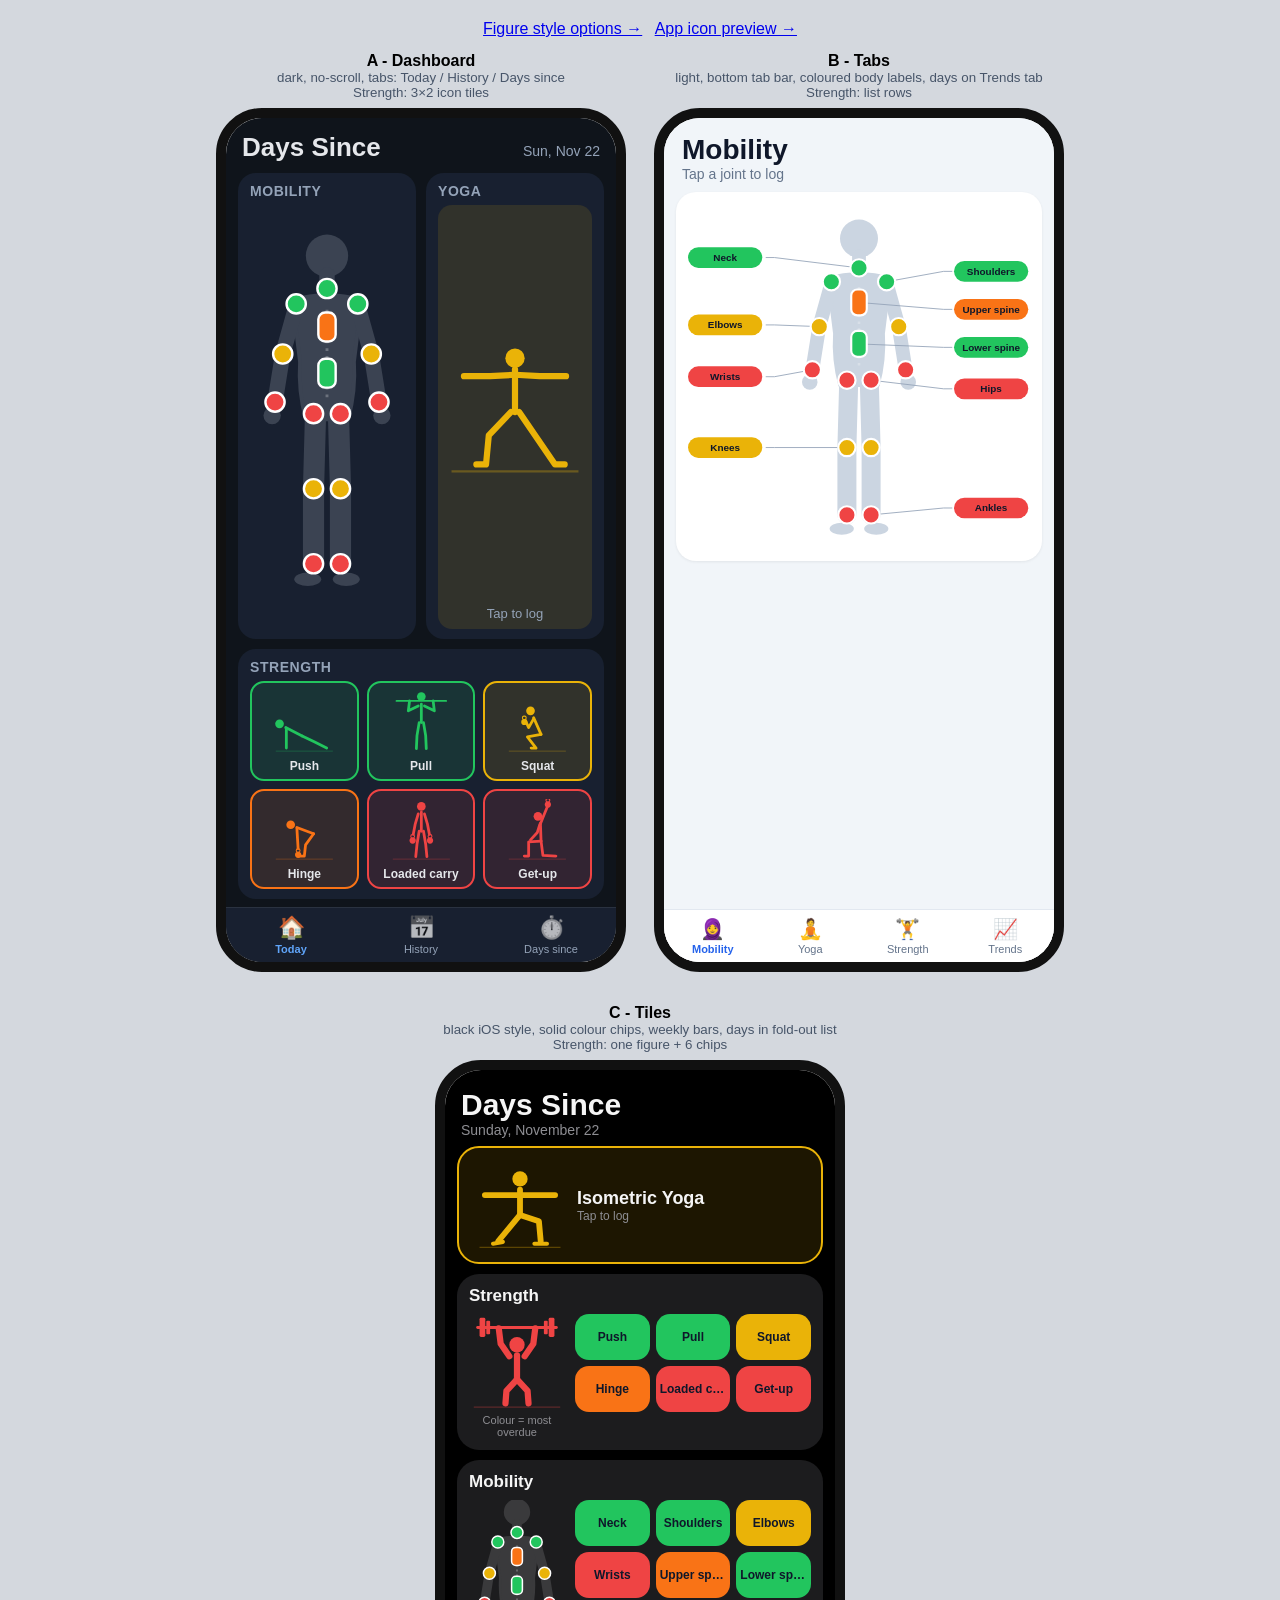
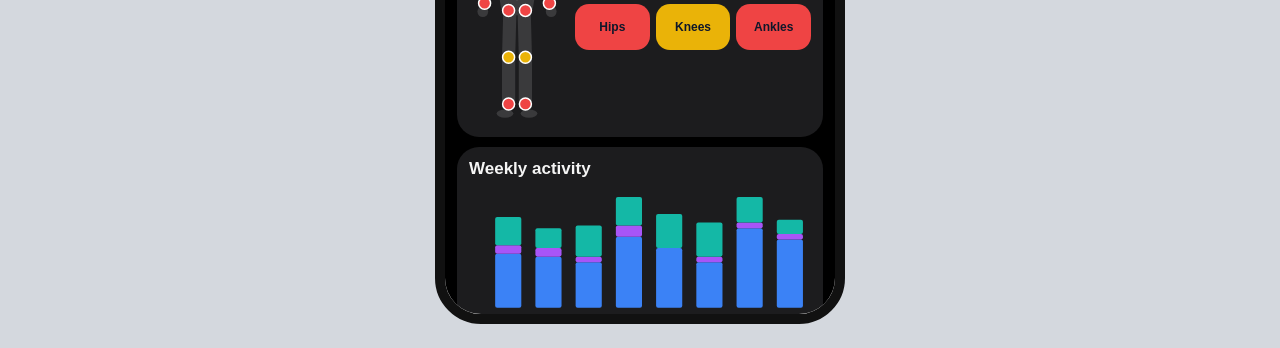
<file: index.html>
<!doctype html>
<html lang="en">
<head>
<meta charset="utf-8">
<title>Days Since - Mockups</title>
<style>
  body { margin: 0; padding: 20px; background: #d4d8de; font-family: "Segoe UI", sans-serif; }
  .wrap { display: flex; gap: 28px; flex-wrap: wrap; justify-content: center; }
  figure { margin: 0; text-align: center; }
  figcaption { font-weight: 700; margin-bottom: 8px; }
  figcaption small { display: block; font-weight: 400; color: #475569; }
  iframe { width: 390px; height: 844px; border: 10px solid #111; border-radius: 46px; background: #fff; }
</style>
</head>
<body>
<p style="text-align:center;margin:0 0 14px"><a href="figures.html">Figure style options &rarr;</a> &nbsp; <a href="icon.html">App icon preview &rarr;</a></p>
<div class="wrap">
  <figure><figcaption>A - Dashboard<small>dark, no-scroll, tabs: Today / History / Days since<br>Strength: 3&times;2 icon tiles</small></figcaption><iframe src="a.html"></iframe></figure>
  <figure><figcaption>B - Tabs<small>light, bottom tab bar, coloured body labels, days on Trends tab<br>Strength: list rows</small></figcaption><iframe src="b.html"></iframe></figure>
  <figure><figcaption>C - Tiles<small>black iOS style, solid colour chips, weekly bars, days in fold-out list<br>Strength: one figure + 6 chips</small></figcaption><iframe src="c.html"></iframe></figure>
</div>
</body>
</html>
</file>
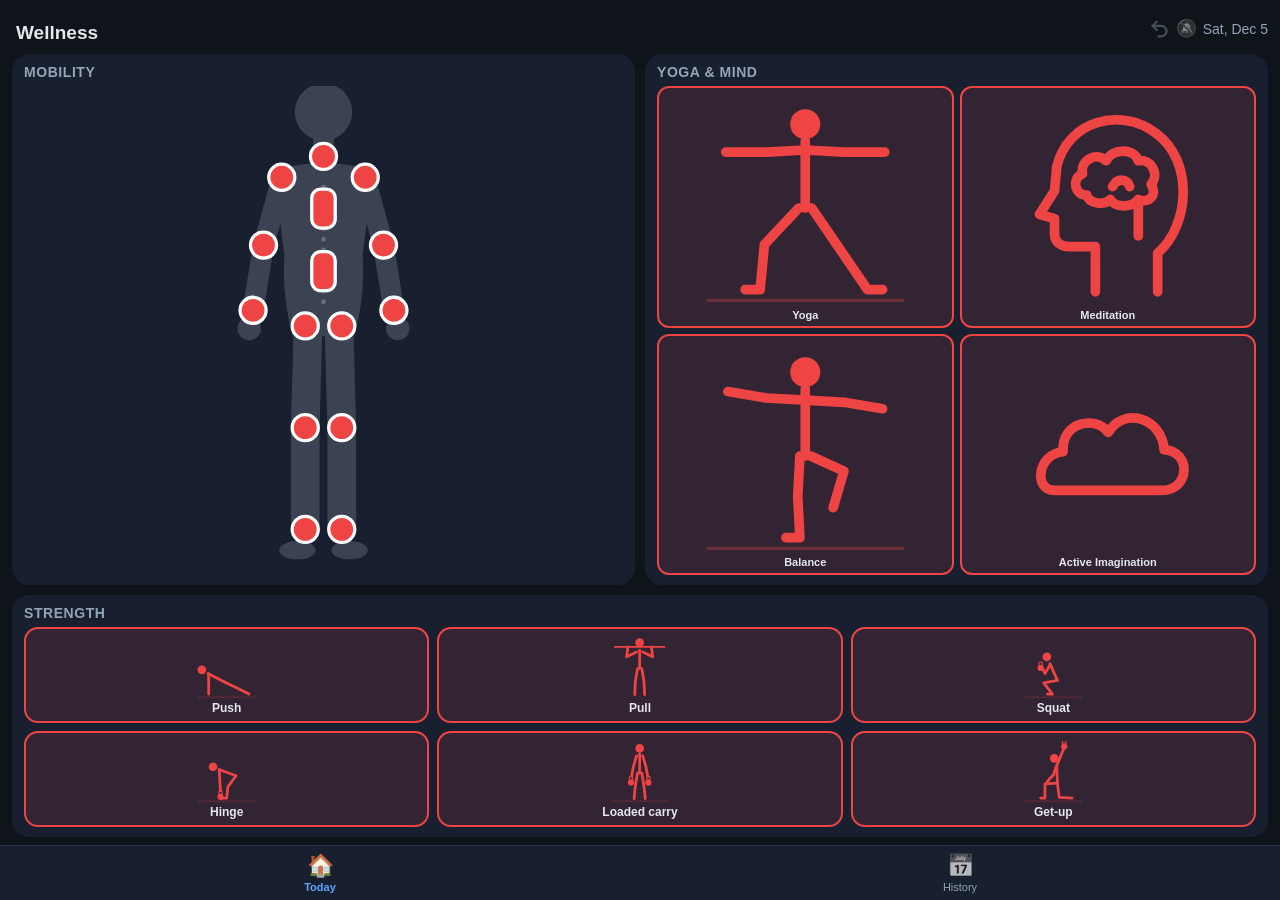
<file: docs/index.html>
<!doctype html>
<html lang="en">
<head>
<meta charset="utf-8">
<meta name="viewport" content="width=device-width, initial-scale=1, viewport-fit=cover">
<meta http-equiv="Content-Security-Policy" content="default-src 'self'; script-src 'self'; style-src 'self' 'unsafe-inline'; img-src 'self' data:; object-src 'none'; base-uri 'self'">
<title>Wellness</title>
<meta name="theme-color" content="#0f141b">
<meta name="apple-mobile-web-app-capable" content="yes">
<meta name="mobile-web-app-capable" content="yes">
<meta name="apple-mobile-web-app-status-bar-style" content="black-translucent">
<meta name="apple-mobile-web-app-title" content="Balance and Wellness">
<link rel="apple-touch-icon" href="icons/icon-180.png">
<link rel="icon" href="icons/icon.svg" type="image/svg+xml">
<link rel="manifest" href="manifest.webmanifest">
<link rel="stylesheet" href="style.css">
</head>
<body>
<header>
  <h1 id="title">Wellness</h1>
  <div class="hdr"><button id="undo" class="undo" type="button" aria-label="Undo today's logs" aria-haspopup="dialog" disabled><svg viewBox="0 0 24 24" aria-hidden="true"><path d="M9 14 4 9l5-5"/><path d="M4 9h10a6 6 0 0 1 0 12h-3"/></svg></button><button id="bell" class="bell" type="button"></button><button id="date" class="date" type="button"></button></div>
</header>
<main id="app"></main>
<nav>
  <button type="button" data-tab="today" class="on"><span aria-hidden="true">&#127968;</span>Today</button>
  <button type="button" data-tab="history"><span aria-hidden="true">&#128197;</span>History</button>
</nav>
<div class="toast" id="toast" role="status" aria-live="polite"><span id="toastMsg"></span></div>
<div class="sheet" id="sheet" hidden>
  <div class="pop" role="dialog" aria-modal="true" aria-labelledby="popTitle">
    <div class="poph"><h2 id="popTitle">Logged today</h2><button id="popClose" type="button">Done</button></div>
    <ol id="popList"></ol>
  </div>
</div>
<div class="notif" id="notif" role="status" aria-live="polite">
  <img src="icons/icon-180.png" alt="">
  <div><div class="nh"><b>BALANCE AND WELLNESS</b><span id="notifLabel"></span></div><div id="notifTitle" class="nt"></div><div id="notifBody" class="nb"></div></div>
</div>
<script src="core.js"></script>
<script src="figures.js"></script>
<script src="app.js"></script>
</body>
</html>
</file>
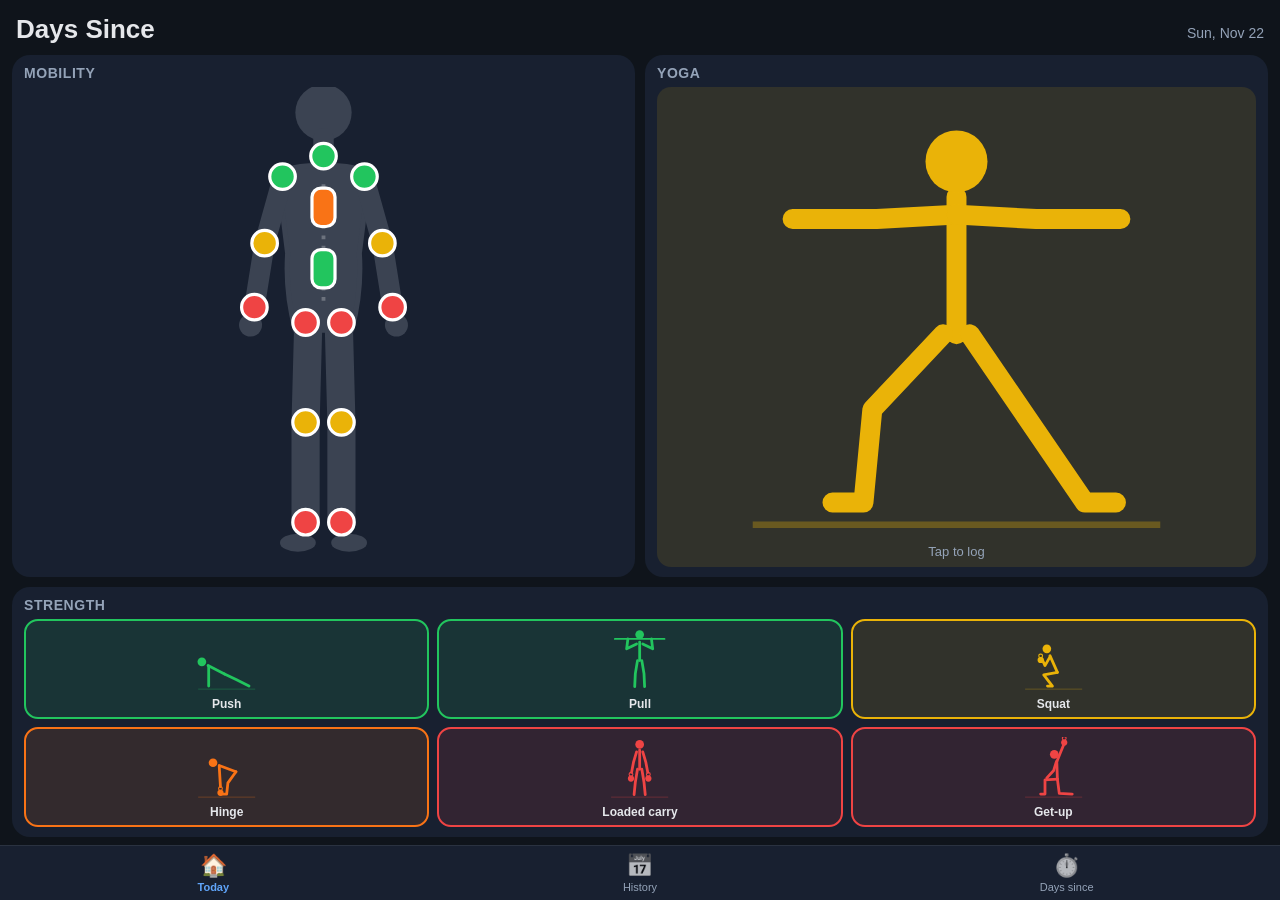
<file: a.html>
<!doctype html>
<html lang="en">
<head>
<meta charset="utf-8">
<meta name="viewport" content="width=device-width, initial-scale=1, viewport-fit=cover">
<title>Mockup A - Dashboard</title>
<style>
  * { box-sizing: border-box; -webkit-tap-highlight-color: transparent; }
  html, body { margin: 0; height: 100%; overflow: hidden; }
  body { height: 100dvh; display: flex; flex-direction: column; font-family: -apple-system, "Segoe UI", Roboto, sans-serif; background: #0f141b; color: #e5e7eb; padding-top: env(safe-area-inset-top); }
  header { padding: 14px 16px 4px; display: flex; justify-content: space-between; align-items: baseline; }
  header .t { font-size: 26px; font-weight: 800; }
  header .d { color: #94a3b8; font-size: 14px; }
  main { flex: 1; min-height: 0; display: flex; flex-direction: column; }
  .pane { display: none; flex: 1; min-height: 0; flex-direction: column; padding: 6px 12px 8px; gap: 10px; overflow: auto; scrollbar-width: none; }
  .pane::-webkit-scrollbar { display: none; }
  .pane.on { display: flex; }
  .card { background: #182030; border-radius: 18px; padding: 10px 12px; }
  h2 { margin: 0 0 6px; font-size: 14px; letter-spacing: .04em; text-transform: uppercase; color: #94a3b8; }
  .row2 { flex: 1; min-height: 0; display: grid; grid-template-columns: minmax(0, 1fr) minmax(0, 1fr); gap: 10px; }
  .row2 .card { display: flex; flex-direction: column; min-height: 0; }
  .body { flex: 1 1 0; min-height: 0; width: 100%; display: block; cursor: pointer; }
  .yoga { flex: 1 1 0; min-height: 0; display: flex; flex-direction: column; justify-content: center; align-items: center; gap: 6px; cursor: pointer; border-radius: 14px; padding: 8px; }
  .yoga .fig { flex: 1 1 0; min-height: 0; width: 100%; }
  .yoga .l { font-size: 13px; color: #94a3b8; }
  .sgrid { display: grid; grid-template-columns: repeat(3, minmax(0, 1fr)); gap: 8px; }
  .st { border-radius: 14px; padding: 8px 4px 6px; text-align: center; cursor: pointer; border: 2px solid; }
  .st .fig { width: 100%; height: 62px; }
  .st .nm { font-size: 12px; font-weight: 600; white-space: nowrap; margin-top: 2px; }
  h3 { margin: 0 0 6px; padding-bottom: 4px; font-size: 13px; color: #e5e7eb; border-bottom: 1px solid #ffffff1f; }
  .chart { width: 100%; display: block; }
  .days { display: grid; grid-template-columns: minmax(0, 1fr) minmax(0, 1fr); column-gap: 16px; }
  .days h3 { grid-column: 1 / -1; }
  .days > div { padding: 4px 2px !important; font-size: 14px; }
  nav { display: grid; grid-template-columns: repeat(3, 1fr); background: #182030; border-top: 1px solid #ffffff14; padding: 6px 0 calc(6px + env(safe-area-inset-bottom)); }
  nav button { background: none; border: 0; font-size: 11px; color: #94a3b8; display: flex; flex-direction: column; align-items: center; gap: 2px; font-family: inherit; }
  nav button span { font-size: 22px; filter: grayscale(1); opacity: .7; }
  nav button.on { color: #60a5fa; font-weight: 700; }
  nav button.on span { filter: none; opacity: 1; }
  .toast { position: fixed; left: 12px; right: 12px; bottom: calc(72px + env(safe-area-inset-bottom)); background: #f8fafc; color: #0f172a; border-radius: 14px; padding: 12px 14px; display: flex; justify-content: space-between; align-items: center; transform: translateY(200px); transition: transform .25s; font-size: 15px; box-shadow: 0 8px 30px #0008; }
  .toast.show { transform: none; }
  .toast button { background: #2563eb; color: #fff; border: 0; border-radius: 10px; padding: 8px 14px; font-weight: 700; font-size: 15px; }
</style>
</head>
<body>
<header><span class="t" id="title">Days Since</span><span class="d">Sun, Nov 22</span></header>
<main id="app"></main>
<nav>
  <button data-tab="today" class="on"><span>&#127968;</span>Today</button>
  <button data-tab="history"><span>&#128197;</span>History</button>
  <button data-tab="days"><span>&#9201;&#65039;</span>Days since</button>
</nav>
<script src="common.js"></script>
<script src="poses.js"></script>
<script>
let tab = 'today';
const TITLES = { today: 'Days Since', history: 'Last 4 weeks', days: 'Days since' };
const tint = id => mix(col(state[id].s), BG, .12);
function render() {
  const s = id => state[id];
  document.getElementById('title').textContent = TITLES[tab];
  document.getElementById('app').innerHTML = `
  <div class="pane ${tab === 'today' ? 'on' : ''}">
    <div class="row2">
      <section class="card"><h2>Mobility</h2>${bodySVG()}</section>
      <section class="card"><h2>Yoga</h2>
        <div class="yoga" data-bump="yoga" style="background:${tint('yoga')}">${poseSVG('yoga', 1, col(s('yoga').s), tint('yoga'))}<div class="l">Tap to log</div></div>
      </section>
    </div>
    <section class="card"><h2>Strength</h2>
      <div class="sgrid">${STRENGTH.map(f => `<div class="st" data-bump="${f.id}" style="border-color:${col(s(f.id).s)};background:${tint(f.id)}">
        ${poseSVG(f.id, 1, col(s(f.id).s), tint(f.id))}<div class="nm">${f.name}</div></div>`).join('')}</div>
    </section>
  </div>
  <div class="pane ${tab === 'history' ? 'on' : ''}">
    ${GROUPS.map(([g, ids]) => `<section class="card"><h3>${g}</h3>${heatmap(28, {}, ids)}</section>`).join('')}
  </div>
  <div class="pane ${tab === 'days' ? 'on' : ''}">
    ${GROUPS.map(([g, ids]) => `<section class="card days"><h3>${g}</h3>${daysList({}, ids)}</section>`).join('')}
  </div>`;
}
document.querySelector('nav').addEventListener('click', e => {
  const b = e.target.closest('[data-tab]'); if (!b) return;
  tab = b.dataset.tab;
  document.querySelectorAll('nav button').forEach(x => x.classList.toggle('on', x === b));
  render();
});
if (TITLES[location.hash.slice(1)]) document.querySelector(`nav [data-tab="${location.hash.slice(1)}"]`).click();
render();
</script>
</body>
</html>
</file>
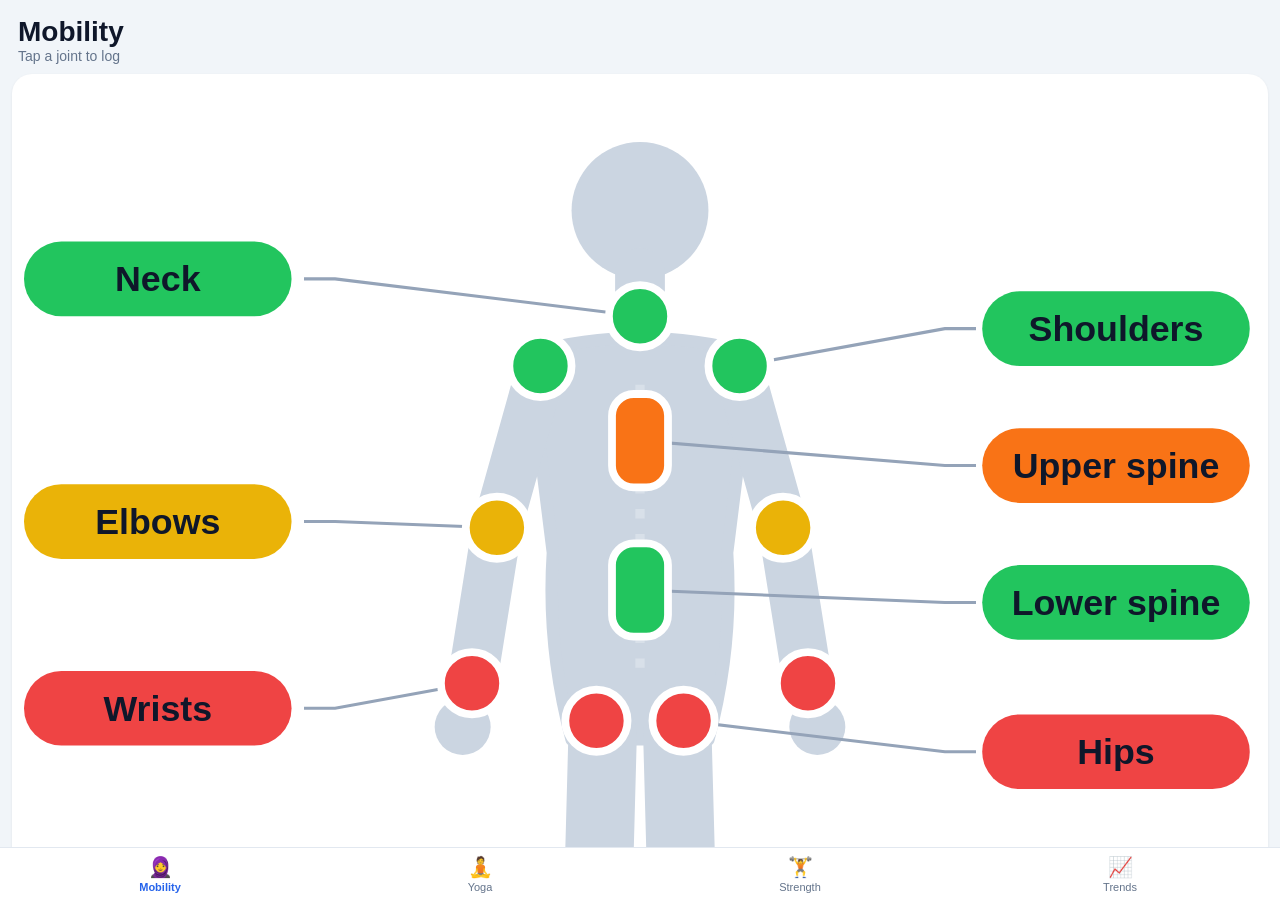
<file: b.html>
<!doctype html>
<html lang="en">
<head>
<meta charset="utf-8">
<meta name="viewport" content="width=device-width, initial-scale=1, viewport-fit=cover">
<title>Mockup B - Tabs</title>
<style>
  * { box-sizing: border-box; -webkit-tap-highlight-color: transparent; }
  html, body { margin: 0; height: 100%; }
  body { font-family: -apple-system, "Segoe UI", Roboto, sans-serif; background: #f1f5f9; color: #0f172a; display: flex; flex-direction: column; }
  header { padding: 16px 18px 4px; }
  header .t { font-size: 28px; font-weight: 800; }
  header .d { color: #64748b; font-size: 14px; }
  main { flex: 1; overflow: auto; padding: 6px 12px 12px; }
  .pane { display: none; } .pane.on { display: block; }
  .card { background: #fff; border-radius: 20px; padding: 12px; box-shadow: 0 1px 3px #0001; }
  .body { width: 100%; display: block; cursor: pointer; }
  .hint { text-align: center; color: #64748b; font-size: 13px; margin: 8px 0 0; }
  .big { text-align: center; cursor: pointer; padding: 24px 12px; }
  .big .fig { width: 80%; max-width: 260px; }
  .rows { padding: 4px 0; }
  .row { display: grid; grid-template-columns: 56px 1fr auto; align-items: center; gap: 12px; padding: 8px 12px 8px 10px; border-left: 6px solid; border-bottom: 1px solid #f1f5f9; cursor: pointer; }
  .row:last-child { border-bottom: 0; }
  .row .fig { width: 56px; height: 56px; }
  .row .nm { font-size: 17px; font-weight: 600; }
  .row i { width: 22px; height: 22px; border-radius: 50%; display: block; }
  .chart { width: 100%; display: block; }
  h3 { margin: 4px 4px 8px; font-size: 16px; }
  nav { display: grid; grid-template-columns: repeat(4, 1fr); background: #fff; border-top: 1px solid #e2e8f0; padding: 6px 0 calc(6px + env(safe-area-inset-bottom)); }
  nav button { background: none; border: 0; font-size: 11px; color: #64748b; display: flex; flex-direction: column; align-items: center; gap: 2px; }
  nav button span { font-size: 20px; }
  nav button.on { color: #2563eb; font-weight: 700; }
  .toast { position: fixed; left: 12px; right: 12px; bottom: 74px; background: #0f172a; color: #fff; border-radius: 14px; padding: 12px 14px; display: flex; justify-content: space-between; align-items: center; transform: translateY(160px); transition: transform .25s; font-size: 15px; }
  .toast.show { transform: none; }
  .toast button { background: #facc15; color: #0f172a; border: 0; border-radius: 10px; padding: 8px 14px; font-weight: 700; font-size: 15px; }
</style>
</head>
<body>
<header><div class="t" id="title">Mobility</div><div class="d">Tap a joint to log</div></header>
<main id="app"></main>
<nav>
  <button data-tab="mob" class="on"><span>&#129493;</span>Mobility</button>
  <button data-tab="yoga"><span>&#129496;</span>Yoga</button>
  <button data-tab="strength"><span>&#127947;</span>Strength</button>
  <button data-tab="trends"><span>&#128200;</span>Trends</button>
</nav>
<script src="common.js"></script>
<script>
let tab = 'mob';
const TITLES = { mob: ['Mobility', 'Tap a joint to log'], yoga: ['Isometric Yoga', 'Tap the figure to log'], strength: ['Strength', 'Tap an exercise to log'], trends: ['Trends', 'Last 30 days'] };
function big(id) {
  const st = state[id];
  return `<div class="card big" data-bump="${id}" style="background:${col(st.s)}1f;border:3px solid ${col(st.s)}">
    ${yogaSVG(col(st.s))}</div>`;
}
function rows() {
  return `<div class="card rows">${STRENGTH.map(f => { const st = state[f.id]; return `<div class="row" data-bump="${f.id}" style="border-left-color:${col(st.s)}">
    ${facetSVG(f.id, col(st.s))}<div class="nm">${f.name}</div><i style="background:${col(st.s)}"></i></div>`; }).join('')}</div>`;
}
function render() {
  document.getElementById('title').textContent = TITLES[tab][0];
  document.querySelector('header .d').textContent = TITLES[tab][1];
  document.getElementById('app').innerHTML = `
    <div class="pane ${tab === 'mob' ? 'on' : ''}"><div class="card">${bodySVG({ callouts: true, sil: '#cbd5e1' })}</div></div>
    <div class="pane ${tab === 'yoga' ? 'on' : ''}">${big('yoga')}</div>
    <div class="pane ${tab === 'strength' ? 'on' : ''}">${rows()}</div>
    <div class="pane ${tab === 'trends' ? 'on' : ''}">
      <div class="card"><h3>Days since, over time</h3>${daysChart()}</div><br>
      <div class="card"><h3>Days since (now)</h3>${daysList({ line: '#f1f5f9' })}</div>
    </div>`;
}
document.querySelector('nav').addEventListener('click', e => {
  const b = e.target.closest('[data-tab]'); if (!b) return;
  tab = b.dataset.tab;
  document.querySelectorAll('nav button').forEach(x => x.classList.toggle('on', x === b));
  render();
});
if (TITLES[location.hash.slice(1)]) document.querySelector(`nav [data-tab="${location.hash.slice(1)}"]`).click();
render();
</script>
</body>
</html>
</file>
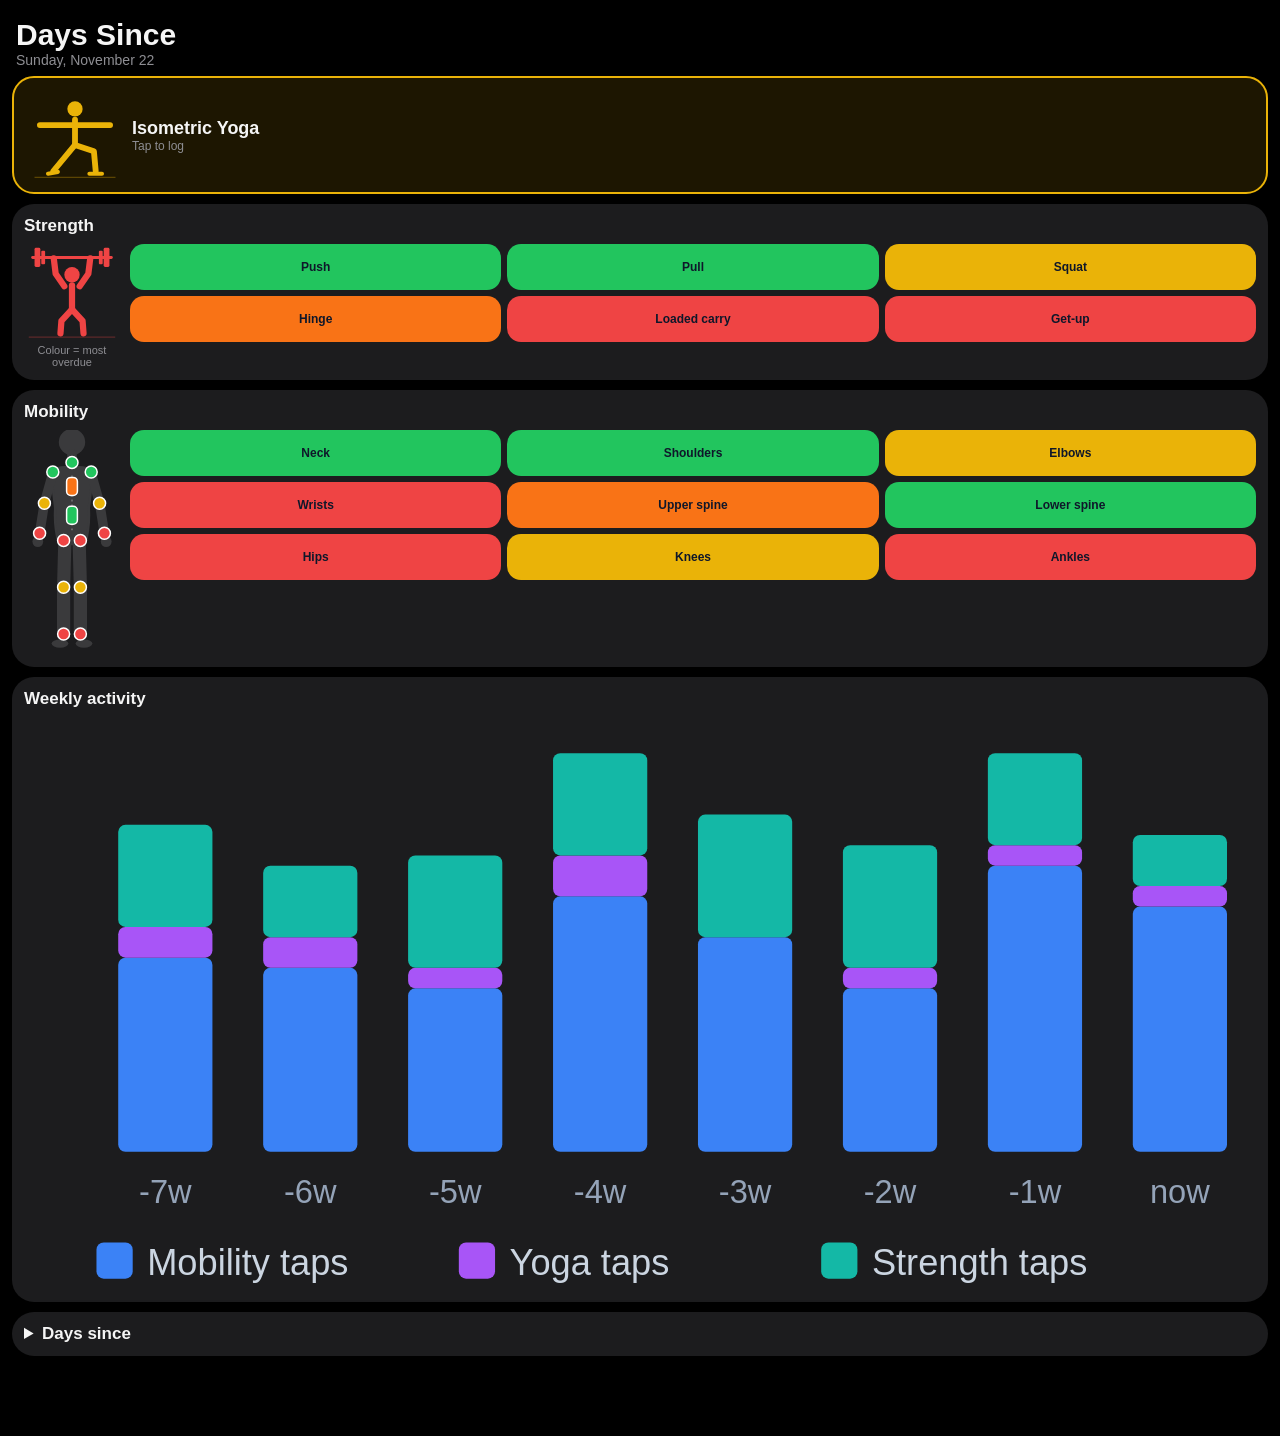
<file: c.html>
<!doctype html>
<html lang="en">
<head>
<meta charset="utf-8">
<meta name="viewport" content="width=device-width, initial-scale=1, viewport-fit=cover">
<title>Mockup C - Tiles</title>
<style>
  * { box-sizing: border-box; -webkit-tap-highlight-color: transparent; }
  body { margin: 0; font-family: -apple-system, "Segoe UI", Roboto, sans-serif; background: #000; color: #f5f5f5; }
  header { padding: 18px 16px 8px; }
  header .t { font-size: 30px; font-weight: 800; }
  header .d { color: #8e8e93; font-size: 14px; }
  .tile { border-radius: 22px; margin: 0 12px; padding: 12px 16px; display: grid; grid-template-columns: 90px 1fr; align-items: center; gap: 12px; cursor: pointer; border: 2px solid; }
  .tile .fig { width: 90px; height: 90px; }
  .tile .nm { font-weight: 700; font-size: 18px; }
  .tile .u { font-size: 12px; color: #8e8e93; }
  .hero { display: flex; flex-direction: column; align-items: center; gap: 4px; font-size: 11px; color: #8e8e93; text-align: center; }
  .hero .fig { width: 100%; }
  .sec { background: #1c1c1e; border-radius: 22px; margin: 10px 12px; padding: 12px; }
  h2 { margin: 0 0 8px; font-size: 17px; }
  .mob { display: grid; grid-template-columns: 96px 1fr; gap: 10px; }
  .body { width: 100%; display: block; cursor: pointer; }
  .grid { display: grid; grid-template-columns: repeat(3, minmax(0, 1fr)); gap: 6px; align-content: start; }
  .chip { border-radius: 14px; padding: 16px 4px; cursor: pointer; text-align: center; color: #0f172a; font-weight: 700; }
  .chip .nm { font-size: 12px; white-space: nowrap; overflow: hidden; text-overflow: ellipsis; }
  details summary { font-size: 17px; font-weight: 700; cursor: pointer; }
  details[open] summary { margin-bottom: 8px; }
  .chart { width: 100%; display: block; }
  .toast { position: fixed; left: 50%; bottom: 20px; transform: translate(-50%, 120px); background: #2c2c2e; color: #fff; border-radius: 999px; padding: 8px 8px 8px 18px; display: flex; gap: 14px; align-items: center; transition: transform .25s; font-size: 15px; white-space: nowrap; box-shadow: 0 6px 24px #000a; }
  .toast.show { transform: translate(-50%, 0); }
  .toast button { background: #0a84ff; color: #fff; border: 0; border-radius: 999px; padding: 8px 16px; font-weight: 700; font-size: 15px; }
</style>
</head>
<body>
<header><div class="t">Days Since</div><div class="d">Sunday, November 22</div></header>
<main id="app"></main>
<script src="common.js"></script>
<script>
function chip(id) {
  const st = state[id];
  return `<div class="chip" data-bump="${id}" style="background:${col(st.s)}"><div class="nm">${NAMES[id]}</div></div>`;
}
function render() {
  const y = state.yoga;
  document.getElementById('app').innerHTML = `
  <div class="tile" data-bump="yoga" style="border-color:${col(y.s)};background:${col(y.s)}1f">${yogaSVG(col(y.s))}
    <div><div class="nm">Isometric Yoga</div><div class="u">Tap to log</div></div></div>
  <div class="sec"><h2>Strength</h2>
    <div class="mob"><div class="hero">${strengthSVG(col(state[worstStrength().id].s))}Colour = most overdue</div>
    <div class="grid">${STRENGTH.map(f => chip(f.id)).join('')}</div></div>
  </div>
  <div class="sec"><h2>Mobility</h2>
    <div class="mob"><div>${bodySVG({ sil: '#3a3a3c' })}</div>
    <div class="grid">${JOINTS.map(j => chip(j.id)).join('')}</div></div>
  </div>
  <div class="sec"><h2>Weekly activity</h2>${weeklyBars()}</div>
  <div class="sec"><details><summary>Days since</summary>${daysList()}</details></div>
  <div style="height:70px"></div>`;
}
render();
</script>
</body>
</html>
</file>
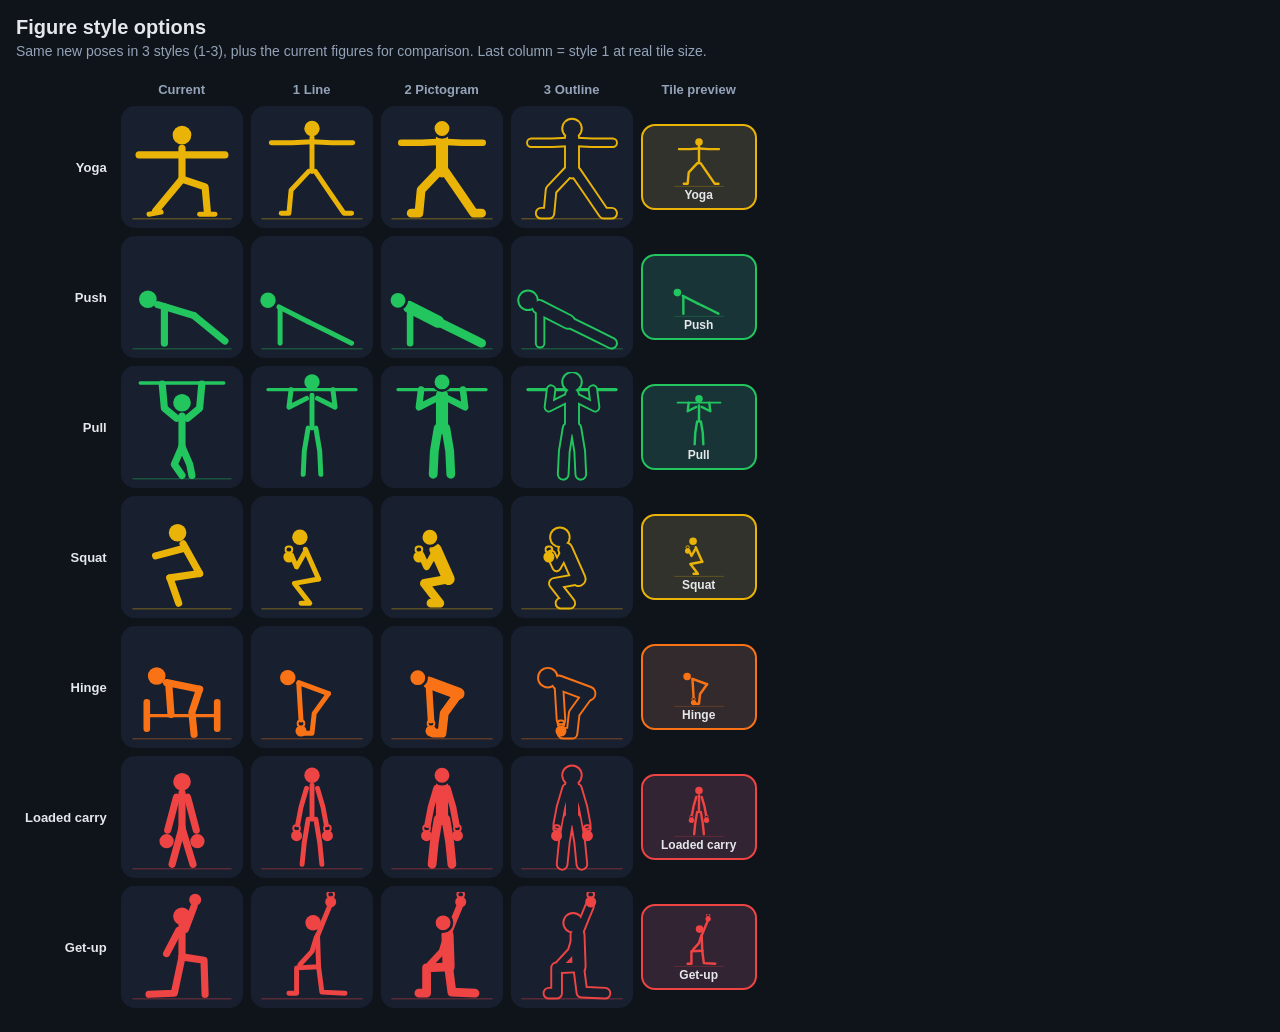
<file: figures.html>
<!doctype html>
<html lang="en">
<head>
<meta charset="utf-8">
<meta name="viewport" content="width=device-width, initial-scale=1">
<title>Figure style options</title>
<style>
  body { margin: 0; padding: 16px; background: #0f141b; color: #e5e7eb; font-family: -apple-system, "Segoe UI", Roboto, sans-serif; }
  h1 { font-size: 20px; margin: 0 0 4px; }
  p { color: #94a3b8; margin: 0 0 14px; font-size: 14px; }
  table { border-collapse: separate; border-spacing: 8px; }
  th { font-size: 13px; color: #94a3b8; font-weight: 600; text-align: center; }
  th.row { text-align: right; color: #e5e7eb; padding-right: 6px; }
  td { background: #182030; border-radius: 14px; width: 110px; height: 110px; padding: 6px; }
  td.tile { background: transparent; padding: 0; }
  .fig { width: 100%; height: 100%; display: block; }
  .st { border-radius: 14px; padding: 8px 4px 6px; text-align: center; border: 2px solid; width: 104px; }
  .st .fig { height: 54px; }
  .st div { font-size: 12px; font-weight: 600; }
</style>
</head>
<body>
<h1>Figure style options</h1>
<p>Same new poses in 3 styles (1-3), plus the current figures for comparison. Last column = style 1 at real tile size.</p>
<table id="t"></table>
<script src="common.js"></script>
<script src="poses.js"></script>
<script>
const ROWS = [['yoga', 'Yoga'], ...STRENGTH.map(f => [f.id, f.name])];
const current = (id, c) => (id === 'yoga' ? yogaSVG(c) : facetSVG(id, c));
document.getElementById('t').innerHTML =
  `<tr><th></th><th>Current</th>${Object.values(STYLES).map(s => `<th>${s.name}</th>`).join('')}<th>Tile preview</th></tr>` +
  ROWS.map(([id, name]) => {
    const c = col(state[id].s);
    return `<tr><th class="row">${name}</th><td>${current(id, c)}</td>
      ${Object.keys(STYLES).map(k => `<td>${poseSVG(id, k, c)}</td>`).join('')}
      <td class="tile"><div class="st" style="border-color:${c};background:${mix(c, BG, .12)}">${poseSVG(id, 1, c, mix(c, BG, .12))}<div>${name}</div></div></td></tr>`;
  }).join('');
</script>
</body>
</html>
</file>
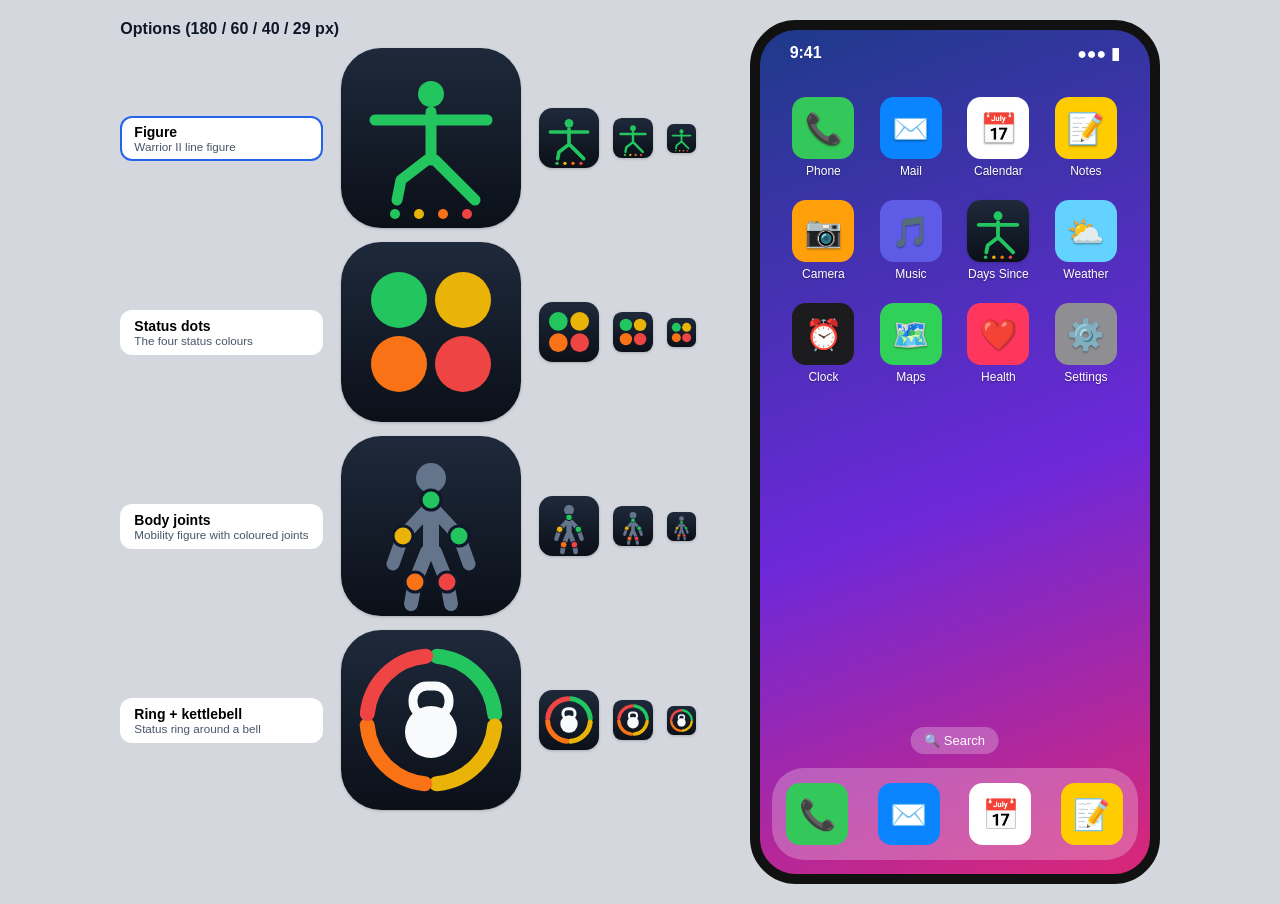
<file: icon.html>
<!doctype html>
<html lang="en">
<head>
<meta charset="utf-8">
<meta name="viewport" content="width=device-width, initial-scale=1">
<title>App icon preview</title>
<style>
  body { margin: 0; padding: 20px; background: #d4d8de; font-family: -apple-system, "Segoe UI", Roboto, sans-serif; color: #0f172a; }
  .wrap { display: flex; gap: 36px; flex-wrap: wrap; justify-content: center; align-items: flex-start; }
  h2 { font-size: 16px; margin: 0 0 10px; }
  .opts { display: grid; grid-template-columns: auto repeat(3, auto); gap: 14px 18px; align-items: center; }
  .opts button { border: 2px solid transparent; background: #fff; border-radius: 12px; padding: 6px 12px; font-weight: 700; font-size: 14px; cursor: pointer; text-align: left; }
  .opts button.on { border-color: #2563eb; }
  .opts small { display: block; font-weight: 400; color: #475569; }
  .ic { display: block; border-radius: 22.37%; overflow: hidden; box-shadow: 0 1px 3px #0003; }
  .phone { width: 390px; height: 844px; border: 10px solid #111; border-radius: 46px; overflow: hidden; position: relative;
    background: linear-gradient(160deg, #1e3a8a 0%, #6d28d9 55%, #db2777 100%); color: #fff; }
  .sb { display: flex; justify-content: space-between; padding: 14px 30px 0; font-weight: 600; font-size: 16px; }
  .grid { display: grid; grid-template-columns: repeat(4, 1fr); row-gap: 22px; padding: 34px 20px 0; }
  .app { display: flex; flex-direction: column; align-items: center; gap: 5px; font-size: 12px; text-shadow: 0 1px 2px #0006; }
  .ph { width: 62px; height: 62px; border-radius: 22.37%; display: grid; place-items: center; font-size: 30px; }
  .dock { position: absolute; left: 12px; right: 12px; bottom: 14px; height: 92px; border-radius: 32px; background: #ffffff40; backdrop-filter: blur(20px);
    display: grid; grid-template-columns: repeat(4, 1fr); place-items: center; }
  .search { position: absolute; left: 50%; bottom: 120px; transform: translateX(-50%); background: #ffffff40; border-radius: 16px; padding: 6px 14px; font-size: 13px; }
</style>
</head>
<body>
<div class="wrap">
  <div>
    <h2>Options (180 / 60 / 40 / 29 px)</h2>
    <div class="opts" id="opts"></div>
  </div>
  <div class="phone">
    <div class="sb"><span>9:41</span><span>&#9679;&#9679;&#9679; &#9646;</span></div>
    <div class="grid" id="home"></div>
    <div class="search">&#128269; Search</div>
    <div class="dock"></div>
  </div>
</div>
<script src="common.js"></script>
<script>
const G = COLORS;
const bg = `<defs><linearGradient id="bg" x1="0" y1="0" x2="0" y2="1"><stop offset="0" stop-color="#1e293b"/><stop offset="1" stop-color="#0b1018"/></linearGradient></defs>
  <rect width="180" height="180" fill="url(#bg)"/>`;
const line = (pts, w, c) => `<polyline points="${pts.map(p => p.join(',')).join(' ')}" fill="none" stroke="${c}" stroke-width="${w}" stroke-linecap="round" stroke-linejoin="round"/>`;

// Full-bleed square art; iOS applies the rounded mask itself.
const ICONS = {
  figure: ['Figure', 'Warrior II line figure', () => `${bg}
    ${line([[90, 64], [90, 112]], 11, G.green)}
    ${line([[34, 72], [146, 72]], 11, G.green)}
    ${line([[86, 112], [60, 132], [56, 152]], 11, G.green)}
    ${line([[94, 112], [116, 134], [134, 152]], 11, G.green)}
    <circle cx="90" cy="46" r="13" fill="${G.green}"/>
    ${[G.green, G.yellow, G.orange, G.red].map((c, i) => `<circle cx="${54 + i * 24}" cy="166" r="5" fill="${c}"/>`).join('')}`],
  dots: ['Status dots', 'The four status colours', () => `${bg}
    ${[[58, 58, G.green], [122, 58, G.yellow], [58, 122, G.orange], [122, 122, G.red]].map(([x, y, c]) => `<circle cx="${x}" cy="${y}" r="28" fill="${c}"/>`).join('')}`],
  body: ['Body joints', 'Mobility figure with coloured joints', () => `${bg}
    ${line([[90, 64], [90, 116]], 16, '#64748b')}
    ${line([[90, 70], [62, 100], [52, 128]], 13, '#64748b')}${line([[90, 70], [118, 100], [128, 128]], 13, '#64748b')}
    ${line([[86, 116], [74, 146], [70, 168]], 14, '#64748b')}${line([[94, 116], [106, 146], [110, 168]], 14, '#64748b')}
    <circle cx="90" cy="42" r="15" fill="#64748b"/>
    ${[[90, 64, G.green], [62, 100, G.yellow], [118, 100, G.green], [74, 146, G.orange], [106, 146, G.red]].map(([x, y, c]) => `<circle cx="${x}" cy="${y}" r="10" fill="${c}" stroke="#0f172a" stroke-width="3"/>`).join('')}`],
  ring: ['Ring + kettlebell', 'Status ring around a bell', () => {
    const r = 64, C = 2 * Math.PI * r, seg = C / 4 - 12;
    return `${bg}
    ${[G.green, G.yellow, G.orange, G.red].map((c, i) => `<circle cx="90" cy="90" r="${r}" fill="none" stroke="${c}" stroke-width="15" stroke-linecap="round"
      stroke-dasharray="${seg} ${C}" stroke-dashoffset="${-i * C / 4 - 6}" transform="rotate(-90 90 90)"/>`).join('')}
    <rect x="72" y="56" width="36" height="30" rx="14" fill="none" stroke="#f8fafc" stroke-width="9"/>
    <circle cx="90" cy="102" r="26" fill="#f8fafc"/>`;
  }],
};
const svg = (k, size) => `<svg class="ic" width="${size}" height="${size}" viewBox="0 0 180 180" xmlns="http://www.w3.org/2000/svg">${ICONS[k][2]()}</svg>`;

const PH = [['#34c759', '&#128222;', 'Phone'], ['#0a84ff', '&#9993;&#65039;', 'Mail'], ['#fff', '&#128197;', 'Calendar'], ['#ffcc00', '&#128221;', 'Notes'],
  ['#ff9f0a', '&#128247;', 'Camera'], ['#5e5ce6', '&#127925;', 'Music'], [null, '', 'Days Since'], ['#64d2ff', '&#9925;', 'Weather'],
  ['#1c1c1e', '&#9200;', 'Clock'], ['#30d158', '&#128506;&#65039;', 'Maps'], ['#ff375f', '&#10084;&#65039;', 'Health'], ['#8e8e93', '&#9881;&#65039;', 'Settings']];
let pick = 'figure';
function render() {
  document.getElementById('opts').innerHTML = Object.entries(ICONS).map(([k, [n, d]]) =>
    `<button data-k="${k}" class="${k === pick ? 'on' : ''}">${n}<small>${d}</small></button>${svg(k, 180)}<div style="display:flex;gap:14px;align-items:center">${svg(k, 60)}${svg(k, 40)}${svg(k, 29)}</div><span></span>`).join('');
  document.getElementById('home').innerHTML = PH.map(([c, g, n]) =>
    `<div class="app">${c ? `<div class="ph" style="background:${c}">${g}</div>` : svg(pick, 62)}<span>${n}</span></div>`).join('');
  document.querySelector('.dock').innerHTML = PH.slice(0, 4).map(([c, g]) => `<div class="ph" style="background:${c}">${g}</div>`).join('');
}
document.addEventListener('click', e => { const b = e.target.closest('[data-k]'); if (b) { pick = b.dataset.k; render(); } });
if (ICONS[location.hash.slice(1)]) pick = location.hash.slice(1);
render();
</script>
</body>
</html>
</file>
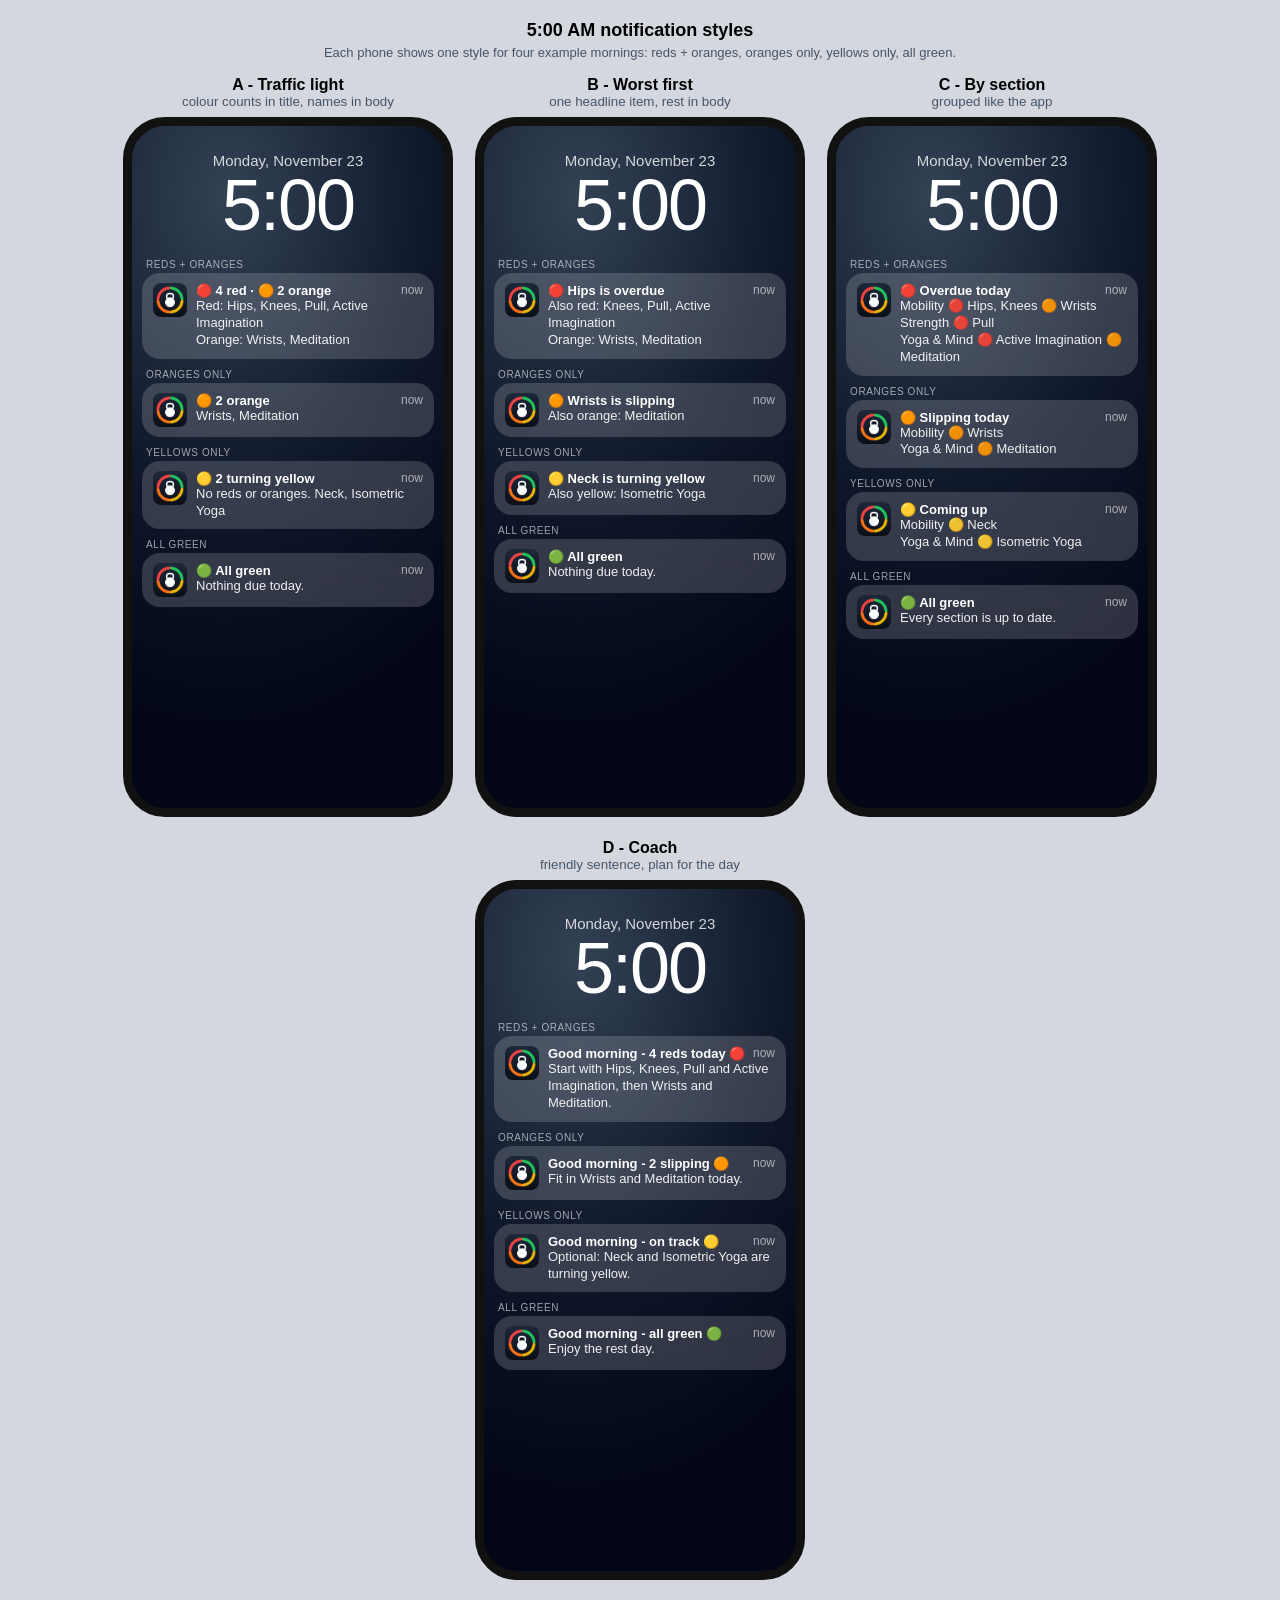
<file: notifications.html>
<!doctype html>
<html lang="en">
<head>
<meta charset="utf-8">
<meta name="viewport" content="width=device-width, initial-scale=1">
<title>5:00 AM notification styles</title>
<style>
  body { margin: 0; padding: 20px; background: #d4d8de; font-family: -apple-system, "Segoe UI", Roboto, sans-serif; }
  h1 { font-size: 18px; margin: 0 0 4px; text-align: center; }
  p.sub { margin: 0 0 16px; text-align: center; color: #475569; font-size: 13px; }
  .wrap { display: flex; gap: 22px; flex-wrap: wrap; justify-content: center; }
  figure { margin: 0; text-align: center; }
  figcaption { font-weight: 700; margin-bottom: 8px; }
  figcaption small { display: block; font-weight: 400; color: #475569; }
  .phone { width: 330px; height: 700px; border: 9px solid #111; border-radius: 42px; overflow: hidden; color: #fff;
    background: radial-gradient(120% 80% at 30% 10%, #334155 0%, #0f172a 55%, #020617 100%); padding: 0 10px; box-sizing: border-box; }
  .clock { text-align: center; margin: 26px 0 18px; }
  .clock .d { font-size: 15px; opacity: .8; }
  .clock .t { font-size: 72px; font-weight: 300; line-height: 1; letter-spacing: -2px; }
  .tag { font-size: 10px; text-transform: uppercase; letter-spacing: .06em; opacity: .6; margin: 10px 4px 3px; text-align: left; }
  .n { display: grid; grid-template-columns: 34px 1fr; gap: 9px; background: #ffffff2b; backdrop-filter: blur(18px); border-radius: 18px; padding: 10px 11px; text-align: left; }
  .n img { width: 34px; height: 34px; border-radius: 8px; }
  .n .h { display: flex; justify-content: space-between; font-size: 13px; }
  .n .h b { font-weight: 600; }
  .n .h span { opacity: .6; font-size: 12px; }
  .n .b { font-size: 13px; line-height: 1.3; opacity: .92; white-space: pre-line; }
</style>
</head>
<body>
<h1>5:00 AM notification styles</h1>
<p class="sub">Each phone shows one style for four example mornings: reds + oranges, oranges only, yellows only, all green.</p>
<div class="wrap" id="wrap"></div>
<script>
const S = {
  reds: ['Hips', 'Knees', 'Pull', 'Active Imagination'], oranges: ['Wrists', 'Meditation'], yellows: ['Neck', 'Isometric Yoga'],
};
const list = a => a.length < 3 ? a.join(' and ') : `${a.slice(0, -1).join(', ')} and ${a.at(-1)}`;
const DAYS = [
  ['Reds + oranges', { r: S.reds, o: S.oranges }],
  ['Oranges only', { r: [], o: S.oranges }],
  ['Yellows only', { r: [], o: [], y: S.yellows }],
  ['All green', { r: [], o: [], y: [] }],
];
const STYLES = [
  ['A - Traffic light', 'colour counts in title, names in body', d =>
    d.r.length ? [`🔴 ${d.r.length} red · 🟠 ${d.o.length} orange`, `Red: ${d.r.join(', ')}\nOrange: ${d.o.join(', ')}`]
    : d.o.length ? [`🟠 ${d.o.length} orange`, d.o.join(', ')]
    : d.y?.length ? [`🟡 ${d.y.length} turning yellow`, `No reds or oranges. ${d.y.join(', ')}`]
    : ['🟢 All green', 'Nothing due today.']],
  ['B - Worst first', 'one headline item, rest in body', d =>
    d.r.length ? [`🔴 ${d.r[0]} is overdue`, `Also red: ${d.r.slice(1).join(', ')}\nOrange: ${d.o.join(', ')}`]
    : d.o.length ? [`🟠 ${d.o[0]} is slipping`, `Also orange: ${d.o.slice(1).join(', ')}`]
    : d.y?.length ? [`🟡 ${d.y[0]} is turning yellow`, `Also yellow: ${d.y.slice(1).join(', ')}`]
    : ['🟢 All green', 'Nothing due today.']],
  ['C - By section', 'grouped like the app', d =>
    d.r.length ? ['🔴 Overdue today', 'Mobility 🔴 Hips, Knees 🟠 Wrists\nStrength 🔴 Pull\nYoga & Mind 🔴 Active Imagination 🟠 Meditation']
    : d.o.length ? ['🟠 Slipping today', 'Mobility 🟠 Wrists\nYoga & Mind 🟠 Meditation']
    : d.y?.length ? ['🟡 Coming up', 'Mobility 🟡 Neck\nYoga & Mind 🟡 Isometric Yoga']
    : ['🟢 All green', 'Every section is up to date.']],
  ['D - Coach', 'friendly sentence, plan for the day', d =>
    d.r.length ? [`Good morning - ${d.r.length} reds today 🔴`, `Start with ${list(d.r)}, then ${list(d.o)}.`]
    : d.o.length ? [`Good morning - ${d.o.length} slipping 🟠`, `Fit in ${list(d.o)} today.`]
    : d.y?.length ? ['Good morning - on track 🟡', `Optional: ${list(d.y)} are turning yellow.`]
    : ['Good morning - all green 🟢', 'Enjoy the rest day.']],
];
document.getElementById('wrap').innerHTML = STYLES.map(([name, desc, fn]) => `<figure>
  <figcaption>${name}<small>${desc}</small></figcaption>
  <div class="phone"><div class="clock"><div class="d">Monday, November 23</div><div class="t">5:00</div></div>
  ${DAYS.map(([tag, d]) => { const [t, b] = fn(d); return `<div class="tag">${tag}</div>
    <div class="n"><img src="../docs/icons/icon-180.png" alt=""><div><div class="h"><b>${t}</b><span>now</span></div><div class="b">${b}</div></div></div>`; }).join('')}
  </div></figure>`).join('');
</script>
</body>
</html>
</file>
<file: docs/style.css>
* { box-sizing: border-box; -webkit-tap-highlight-color: transparent; }
html, body { margin: 0; height: 100%; overflow: hidden; }
body {
  height: 100dvh; display: flex; flex-direction: column; padding-top: env(safe-area-inset-top);
  font-family: -apple-system, "Segoe UI", Roboto, sans-serif; background: #0f141b; color: #e5e7eb;
  -webkit-user-select: none; user-select: none; touch-action: manipulation;
}
button { font: inherit; color: inherit; }
header { padding: 14px 12px 4px 16px; display: flex; justify-content: space-between; align-items: baseline; gap: 6px; }
h1 { margin: 0; font-size: 19px; font-weight: 800; flex: 1; min-width: 0; white-space: nowrap; overflow: hidden; text-overflow: ellipsis; }
.date { background: none; border: 0; padding: 4px 0 4px 2px; color: #94a3b8; font-size: 14px; white-space: nowrap; }
.date.sim { cursor: pointer; }
.date.sim:hover { color: #e5e7eb; text-decoration: underline dotted; }
.date b { color: #f59e0b; font-weight: 700; margin-left: 4px; }
.hdr { display: flex; align-items: center; gap: 2px; }
.bell { background: none; border: 0; padding: 4px 2px; font-size: 17px; cursor: pointer; }
.bell[data-on="0"] { filter: grayscale(1); opacity: .6; }
.undo { background: none; border: 0; padding: 4px 2px; color: #cbd5e1; cursor: pointer; line-height: 0; }
.undo svg { width: 21px; height: 21px; fill: none; stroke: currentColor; stroke-width: 2.4; stroke-linecap: round; stroke-linejoin: round; }
.undo:disabled { opacity: .3; cursor: default; }

.sheet { position: fixed; inset: 0; z-index: 30; background: #0009; display: flex; flex-direction: column; align-items: flex-end;
  padding: calc(env(safe-area-inset-top) + 44px) 10px calc(env(safe-area-inset-bottom) + 10px); }
.sheet[hidden] { display: none; }
.pop { width: min(100%, 300px); max-height: 100%; min-height: 0; display: flex; flex-direction: column; padding: 8px 12px 6px;
  background: #222c3e; border-radius: 18px; box-shadow: 0 10px 30px #000a; }
.poph { display: flex; justify-content: space-between; align-items: center; }
.poph h2 { margin: 0; }
#popClose { background: none; border: 0; padding: 6px 0 6px 12px; color: #60a5fa; font-weight: 700; font-size: 15px; cursor: pointer; }
/* Rows shrink so a full day (every item logged) still fits without scrolling. */
#popList { list-style: none; margin: 0; padding: 0; flex: 0 1 auto; min-height: 0; display: flex; flex-direction: column; }
#popList li { flex: 0 1 42px; min-height: 0; display: flex; align-items: center; justify-content: space-between; gap: 8px;
  border-top: 1px solid #ffffff14; font-size: 15px; }
#popList button { align-self: stretch; margin: 3px 0; min-height: 0; padding: 0 14px; border: 0; border-radius: 9px;
  background: #2563eb; color: #fff; font-size: 13px; font-weight: 700; cursor: pointer; }

.notif { position: fixed; left: 10px; right: 10px; top: calc(env(safe-area-inset-top) + 6px); z-index: 20; pointer-events: none;
  display: grid; grid-template-columns: 38px 1fr; gap: 10px; padding: 10px 12px; border-radius: 18px;
  background: #2a3346f2; color: #fff; box-shadow: 0 10px 30px #000a; transform: translateY(calc(-100% - 60px)); transition: transform .3s; }
.notif.show { transform: none; }
.notif img { width: 38px; height: 38px; border-radius: 9px; }
.nh { display: flex; justify-content: space-between; font-size: 11px; color: #cbd5e1; letter-spacing: .04em; }
.nt { font-weight: 700; font-size: 15px; margin-top: 1px; }
.nb { font-size: 13px; line-height: 1.3; white-space: pre-line; color: #e2e8f0; }

main { flex: 1; min-height: 0; display: flex; flex-direction: column; }
.pane { flex: 1; min-height: 0; display: flex; flex-direction: column; padding: 6px 12px 8px; gap: 10px; overflow: auto; scrollbar-width: none; }
.pane::-webkit-scrollbar { display: none; }
.pane[hidden] { display: none; }
.card { background: #182030; border-radius: 18px; padding: 10px 12px; }
h2 { margin: 0 0 6px; font-size: 14px; letter-spacing: .04em; text-transform: uppercase; color: #94a3b8; }
h3 { margin: 0 0 6px; padding-bottom: 4px; font-size: 13px; color: #e5e7eb; border-bottom: 1px solid #ffffff1f; }

.row2 { flex: 1; min-height: 0; display: grid; grid-template-columns: minmax(0, 1fr) minmax(0, 1fr); gap: 10px; }
.row2 .card { display: flex; flex-direction: column; min-height: 0; }
.body { flex: 1 1 0; min-height: 0; width: 100%; display: block; }
.body [data-item] { cursor: pointer; outline: none; }
.body [data-item]:focus-visible circle, .body [data-item]:focus-visible rect { stroke: #60a5fa; }
.mind { flex: 1 1 0; min-height: 0; display: grid; grid-template-columns: minmax(0, 1fr) minmax(0, 1fr); grid-template-rows: minmax(0, 1fr) minmax(0, 1fr); gap: 6px; }
.mt { position: relative; min-height: 0; display: flex; flex-direction: column; align-items: center; justify-content: center; gap: 2px; padding: 4px 2px; border-radius: 12px; border: 2px solid; cursor: pointer; }
.mt .fig { flex: 1 1 0; min-height: 0; width: 100%; }
.mt .nm { font-size: 11px; font-weight: 600; line-height: 1.15; text-align: center; }
.sgrid { display: grid; grid-template-columns: repeat(3, minmax(0, 1fr)); gap: 8px; }
.st { position: relative; border-radius: 14px; padding: 8px 4px 6px; text-align: center; cursor: pointer; border: 2px solid; }
.st .fig { width: 100%; height: 62px; display: block; }
.st .nm { font-size: 12px; font-weight: 600; white-space: nowrap; margin-top: 2px; }
.done { position: absolute; top: 5px; right: 5px; width: 18px; height: 18px; border-radius: 50%; color: #0f172a; font-size: 12px; font-weight: 800; line-height: 18px; text-align: center; }

.hcard { min-height: 0; display: flex; flex-direction: column; }
.heat { flex: 1 1 0; min-height: 0; display: grid; grid-template-columns: 100px repeat(28, minmax(0, 1fr)); grid-auto-rows: minmax(0, 1fr); gap: 2px; }
.hl { font-size: 11px; color: #cbd5e1; padding-right: 6px; align-self: center; white-space: nowrap; overflow: hidden; text-overflow: ellipsis; }
.cell { border-radius: 2px; opacity: .85; }
.cell[data-band="green"] { background: #22c55e; }
.cell[data-band="yellow"] { background: #eab308; }
.cell[data-band="orange"] { background: #f97316; }
.cell[data-band="red"] { background: #ef4444; }
.cell[data-band="none"] { background: #ffffff10; }

nav { display: grid; grid-template-columns: repeat(2, 1fr); background: #182030; border-top: 1px solid #ffffff14; padding: 6px 0 calc(6px + env(safe-area-inset-bottom)); }
nav button { background: none; border: 0; font-size: 11px; color: #94a3b8; display: flex; flex-direction: column; align-items: center; gap: 2px; cursor: pointer; }
nav button span { font-size: 22px; filter: grayscale(1); opacity: .7; }
nav button.on { color: #60a5fa; font-weight: 700; }
nav button.on span { filter: none; opacity: 1; }

.toast { position: fixed; left: 12px; right: 12px; top: calc(env(safe-area-inset-top) + 6px); background: #f8fafc; color: #0f172a; border-radius: 14px; padding: 12px 16px; transform: translateY(calc(-100% - 60px)); transition: transform .25s; font-size: 15px; box-shadow: 0 8px 30px #0008; z-index: 10; }
.toast.show { transform: none; }
</file>
